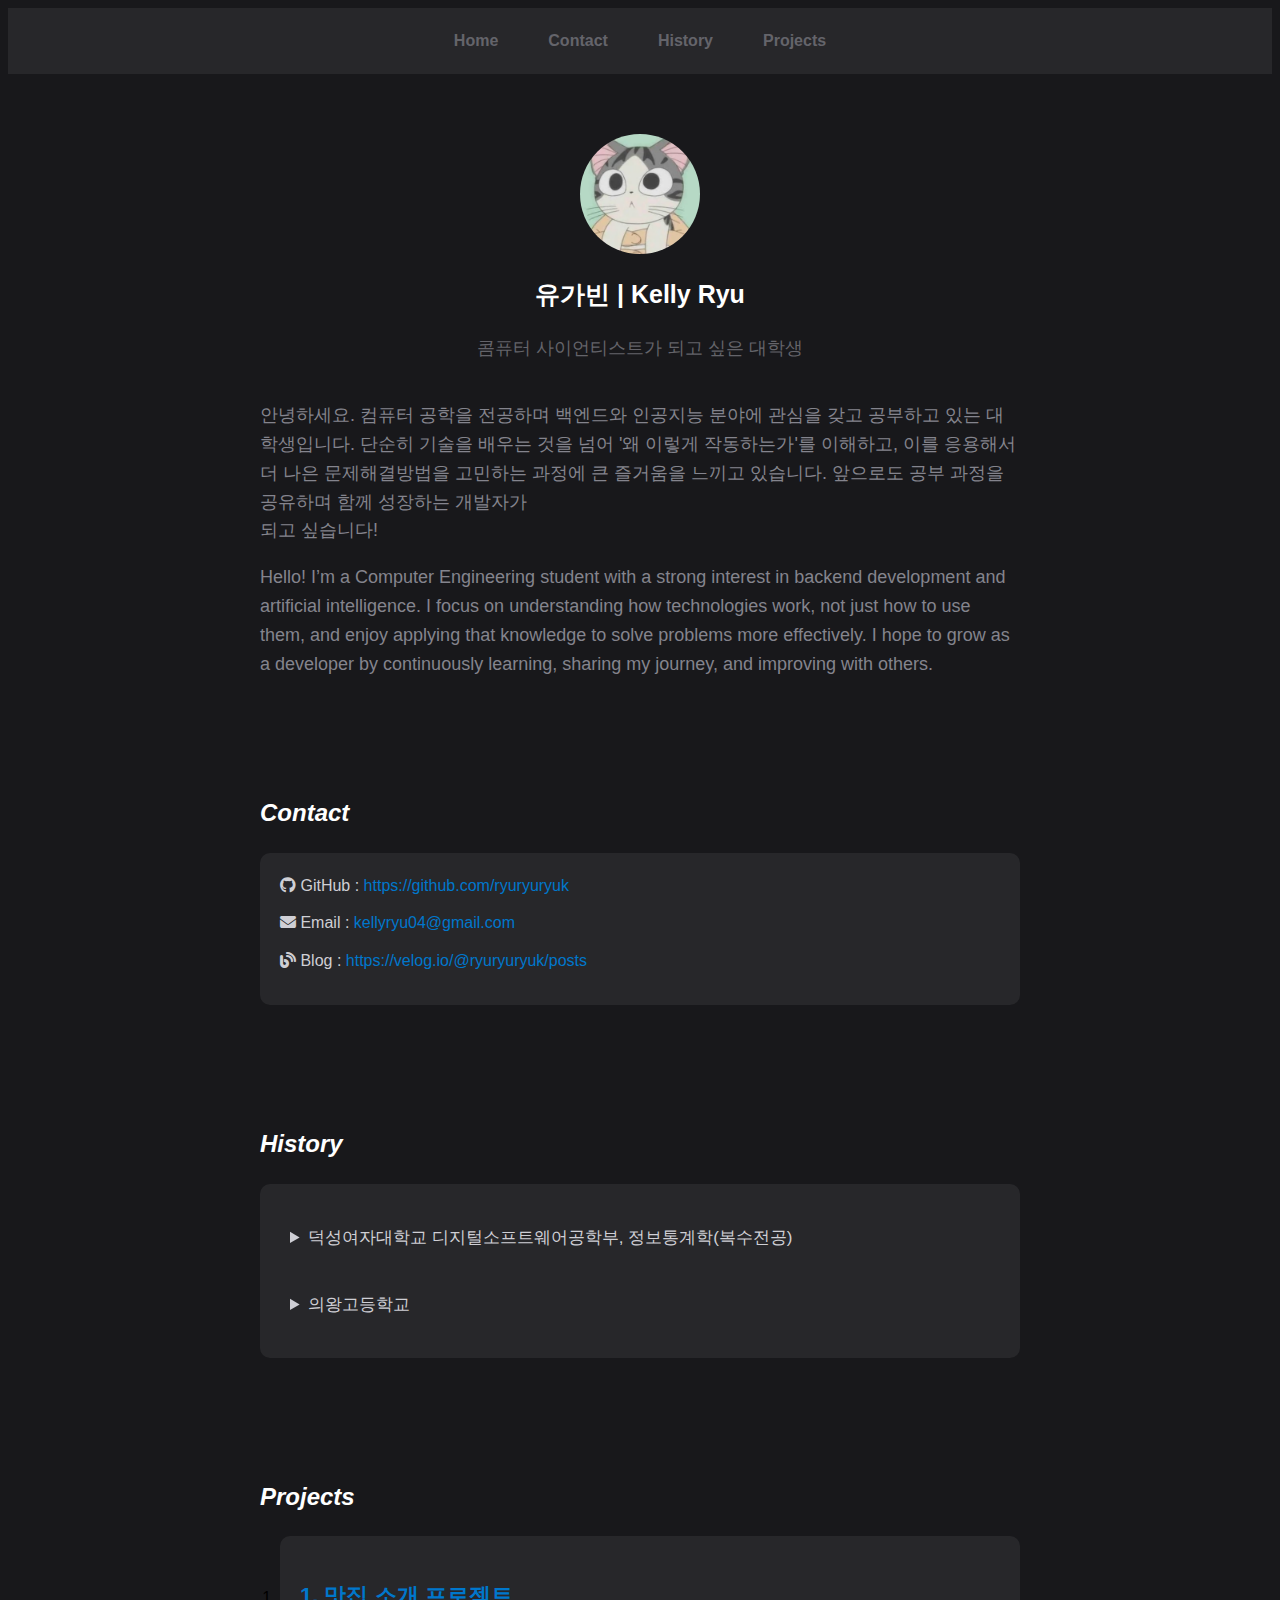
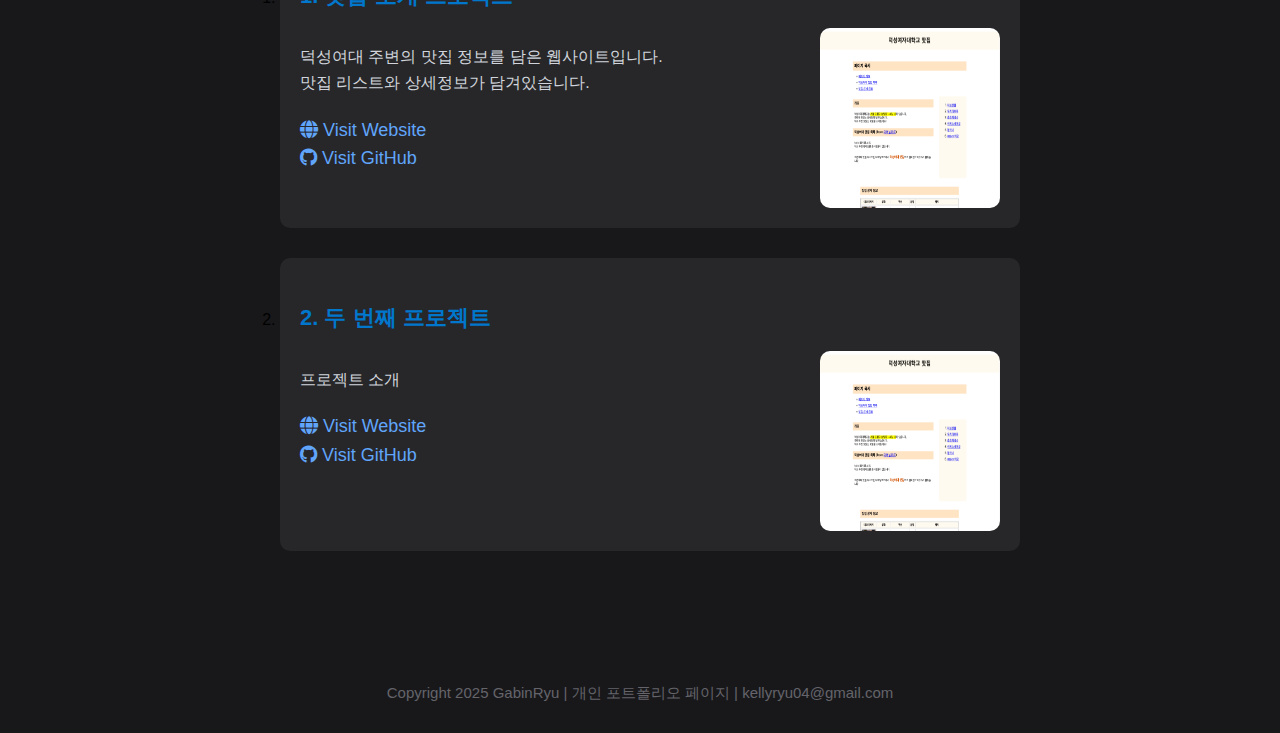
<file: index.html>
<html>
    <head>
        <meta charset="utf-8">
        <!-- 메타데이터 -->
        <meta name="description" content="포트폴리오 페이지">
        <meta name="author" content="ryuryuryuk">
        <title>portfolio of 20230690_유가빈</title>
        <link rel="stylesheet" type="text/css" href="style.css">
        <!-- 아이콘 쓰기 위해서 ! -->
        <link rel="stylesheet" href="https://cdnjs.cloudflare.com/ajax/libs/font-awesome/6.5.0/css/all.min.css">
    </head>

    <body>

        <!-- 페이지 목차 -->
        <nav>
            <div class="navBar">
            <!-- 메인화면 -->
            <div><a href="#name">Home</a></div>

            <!-- 연락처 -->
            <div><a href="#contact">Contact</a></div>
            
            <!-- 학력, 경력 -->
            <div><a href="#history">History</a></div>

            <!-- 프로젝트 -->
            <div><a href="#projects">Projects</a></div>
            </div>
        </nav>

        <header>
            <div class="profile-img" alt="프로필 이미지">
                <img src = "media/cat.png"  width="130" height="130">
            </div>
            <div class="name">
            <h2>유가빈  | Kelly Ryu</h2>
            <div>콤퓨터 사이언티스트가 되고 싶은 대학생</div>
        </div>
        </header>

        <article>
            <div class="intro">
            <p>안녕하세요. 컴퓨터 공학을 전공하며 백엔드와 인공지능 분야에 관심을 갖고 공부하고 있는 
                대학생입니다. 단순히 기술을 배우는 것을 넘어 '왜 이렇게 작동하는가'를 이해하고, 
                이를 응용해서 더 나은 문제해결방법을 고민하는 과정에 큰 즐거움을 느끼고 있습니다. 앞으로도 공부 과정을 공유하며 함께 성장하는 개발자가 <br>되고 싶습니다!</p>
            <p> Hello! I’m a Computer Engineering student with a strong interest in backend development and artificial intelligence.
                I focus on understanding how technologies work, not just how to use them, and enjoy applying that knowledge to solve problems more effectively.
                I hope to grow as a developer by continuously learning, sharing my journey, and improving with others.</p>
            </div>
        </article>

        <article id="contact">
            <h2>Contact</h2>
            <div class="contact-box">
            <div class="contact-item">
                <i class="fab fa-github"></i>
                GitHub :<a href="https://github.com/ryuryuryuk" target="_blank"> https://github.com/ryuryuryuk</a>
            </div>
            <div class="contact-item">
                <i class="fas fa-envelope"></i>
                Email : <a href="mailto:kellyryu04@gmail.com" target="_blank">kellyryu04@gmail.com</a>

            </div>
            <div class="contact-item">
                <i class="fas fa-blog"></i>
                 Blog : <a href="https://velog.io/@ryuryuryuk/posts" target="_blank">https://velog.io/@ryuryuryuk/posts</a>
            </div>
        </div>
        </article>

        <article id="history">
            <h2>History</h2>
            <div class="history-box">
            <details>
            <summary>덕성여자대학교 디지털소프트웨어공학부, 정보통계학(복수전공)</summary>
            <p>2023. 03 ~ 현재</p>
        </details>
        <details>
            <summary>의왕고등학교</summary>
            <p>2020 ~ 2022</p>
        </details>
        </div>
        </article>



<!-- 여기 div 많아서 css 수정할 때 주의!!!!
        프로젝트 항목 나열! 리스트 태그 활용함. ol li -->
        <article id="projects">
            <h2>Projects</h2>
            <ol class="project-list">
            <!-- 첫 번째 프로젝트 -->
            <li>
                <div class="project-card">
                    <h3>1. 맛집 소개 프로젝트</h3>
                    <div class="project-table">
                        <div class="table-content1">
                      <p>덕성여대 주변의 맛집 정보를 담은 웹사이트입니다. 
                        <br>맛집 리스트와 상세정보가 담겨있습니다.</p>
                      <a href="https://ryuryuryuk.github.io/duksung_diner/" target="_blank">
                        <i class="fas fa-globe"></i> Visit Website
                      </a>
                      <a href="https://github.com/ryuryuryuk/duksung_diner" target="_blank">
                        <i class="fab fa-github"></i> Visit GitHub
                      </a>
                    </div>

                    <div class="table-content2">
                      <img src="media/project01.png" alt="프로젝트1" width="180" height="180">
                    </div>

                  </div>
                </div>
              </li>
          
              <!-- 두 번째 프로젝트 -->
              <li>
                <div class="project-card">
                  <h3>2. 두 번째 프로젝트</h3>

                  <div class="project-table">
                    <div class="table-content1">
                      <p>프로젝트 소개</p>
                      <a href="" target="_blank">
                        <i class="fas fa-globe"></i> Visit Website
                      </a>
                      <a href="" target="_blank">
                        <i class="fab fa-github"></i> Visit GitHub
                      </a>
                    </div>

                    <div class="table-content2">
                      <img src="media/project01.png" alt="프로젝트2" width="180" height="180">
                    </div>

                  </div>
                </div>
              </li>
            </ol>
          </article>

        
        <!-- 내이름, 이메일, 간단한 설명 -->
        <footer>
            Copyright 2025 GabinRyu | 개인 포트폴리오 페이지 | kellyryu04@gmail.com
        </footer>

    </body>
</html>
</file>
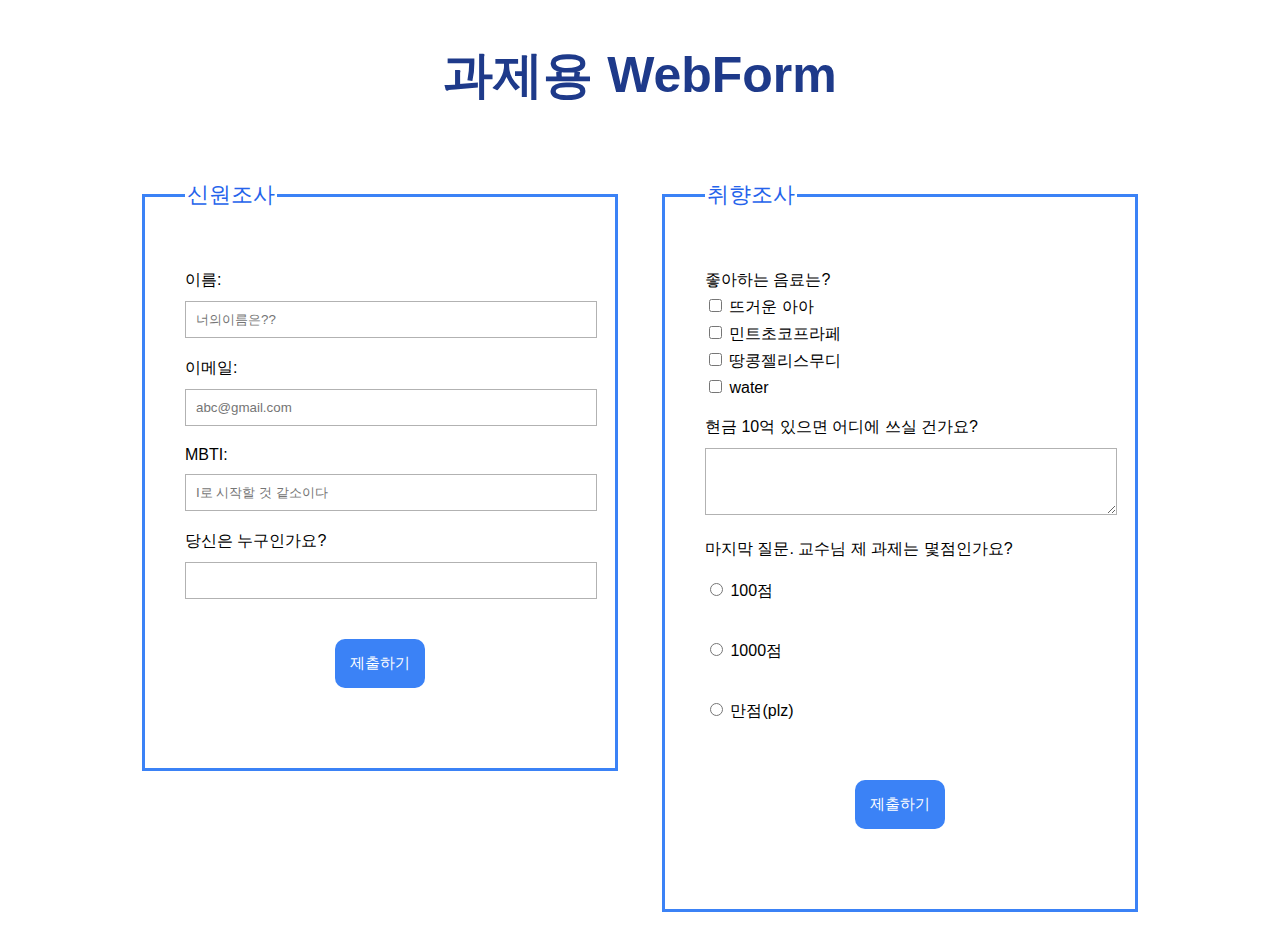
<file: form.html>
<!DOCTYPE html>
<html lang="ko">
<head>
  <meta charset="UTF-8">
  <title>WebForm_20230690_유가빈</title>

  <!-- 스크립트 부분 하... 드디어 -->
  <script>
    function submitForm(event, formId) {
      event.preventDefault();
      const form = document.getElementById(formId);

      const email = form.querySelector('[name="email"]')?.value || '';
      const name = form.querySelector('[name="name"]')?.value || '';
      const mbti = form.querySelector('[name="mbti"]')?.value || '';
      const identity = form.querySelector('[name="identity"]')?.value || '';
      const recommend = form.querySelector('[name="recommend"]')?.value || '';

      const drinks = form.querySelectorAll('[name="drink"]:checked');
      const drinklist = Array.from(drinks).map(el => el.value).join(',');

      const score = form.querySelector('[name="score"]:checked')?.value || '';

      /*여기 시트 배포용 링크넣기*/
      fetch("https://script.google.com/macros/s/AKfycbzhdDfCKw2SlkIreRZlMkwJ4RWLTDnx-uIxYpp9zcG-YgG9kBKV_7QoHheTQ0BEEG8XSQ/exec", {
        method: "POST",
        mode: "no-cors",
        headers: {
          "Content-Type": "application/x-www-form-urlencoded"
        },
        body: `email=${encodeURIComponent(email)}&name=${encodeURIComponent(name)}&mbti=${encodeURIComponent(mbti)}&identity=${encodeURIComponent(identity)}&drink=${encodeURIComponent(drinklist)}&recommend=${encodeURIComponent(recommend)}&score=${encodeURIComponent(score)}`
      }).then(() => {
        alert("제출이 완료되었습니다!");
        form.reset();
      }).catch(error => {
        alert("전송 실패: " + error.message);
      });
    }
  </script>



  <style>
    body {
      font-family: 'Segoe UI', Tahoma, sans-serif; /* 폰트 재탕 ㅋㅋ */
      background-color: #ffffff;
    }

    /*맨 위에 제목 */

    h2 {
      font-size: 50px;
      text-align: center;
      color: #1e3a8a;
    }

    .form-container {
      display: flex;
      justify-content: center;
      gap: 40px; /* fieldset 들 사이의 간격*/
      padding: 30px;
      max-width: 1000px;
      margin: auto;
    }

    form {
      width: 500px;
    }
    /* 테두리 부분 */
    fieldset {
      border: 3px solid #3b82f6;
      padding: 40px;
    }

    /* 신원조사, 취향조사 폰트 부분 */
    legend {
      font-size: 22px;
      color: #2563eb;
    }


/* 질문들 */
    label {
      display: block;
      margin-top: 20px;
    }

    input[type="text"],
    input[type="email"],
    textarea {
      width: 100%;
      padding: 10px;
      margin-top: 10px;
      border: 1px solid #b2b2b2;
    }
/* 음료 질문 체크박스들 */
    .checkbox-group label {
      margin-top: 5px;
    }
/*제출하기 버튼 */
    button {
      display: block;
      margin: 40px auto; /*auto 해야 가운데로 와요*/
      padding: 15px;
      border-radius: 10px;
      background-color: #3b82f6;
      color: white;
      border: none;
      font-size: 15px;
    }
  </style>
</head>

<body>
  <h2>과제용 WebForm</h2>

  <div class="form-container">
    <form id="webform1" onsubmit="submitForm(event, 'webform1')">

       <!-- 첫 번째 fieldset -->
      <fieldset>
        <legend>신원조사</legend>

        <label for="name">이름:</label>
        <input type="text" name="name" placeholder="너의이름은??" required>

        <label for="email">이메일:</label>
        <input type="email" name="email" placeholder="abc@gmail.com" required>

        <label for="mbti">MBTI:</label>
        <input type="text" name="mbti" placeholder="I로 시작할 것 같소이다" required>

        <label for="identity">당신은 누구인가요?</label>
        <input type="text" name="identity" list="identities">
        <datalist id="identities">
          <option value="고양이">
          <option value="일론머스크">
          <option value="외계인">
          <option value="천재 해커">
          <option value="교수님">
        </datalist>

        <button type="submit">제출하기</button>
      </fieldset>
    </form>


    <!-- 두 번째 fieldset -->
    <form id="webform2" onsubmit="submitForm(event, 'webform2')">
      <fieldset>
        <legend>취향조사</legend>

        <label>좋아하는 음료는?</label>
        <div class="checkbox-group">
          <label><input type="checkbox" name="drink" value="뜨거운 아아"> 뜨거운 아아</label>
          <label><input type="checkbox" name="drink" value="민트초코프라페"> 민트초코프라페</label>
          <label><input type="checkbox" name="drink" value="땅콩젤리스무디"> 땅콩젤리스무디</label>
          <label><input type="checkbox" name="drink" value="물"> water</label>
        </div>

        <label for="recommend">현금 10억 있으면 어디에 쓰실 건가요?</label>
        <textarea name="recommend" rows="3"></textarea>

        <label>마지막 질문. 교수님 제 과제는 몇점인가요?</label>
        <label><input type="radio" name="score" value="100"> 100점</label><br>
        <label><input type="radio" name="score" value="1000"> 1000점</label><br>
        <label><input type="radio" name="score" value="만점"> 만점(plz)</label><br>

        <button type="submit">제출하기</button>
      </fieldset>
    </form>
  </div>
</body>
</html>
</file>
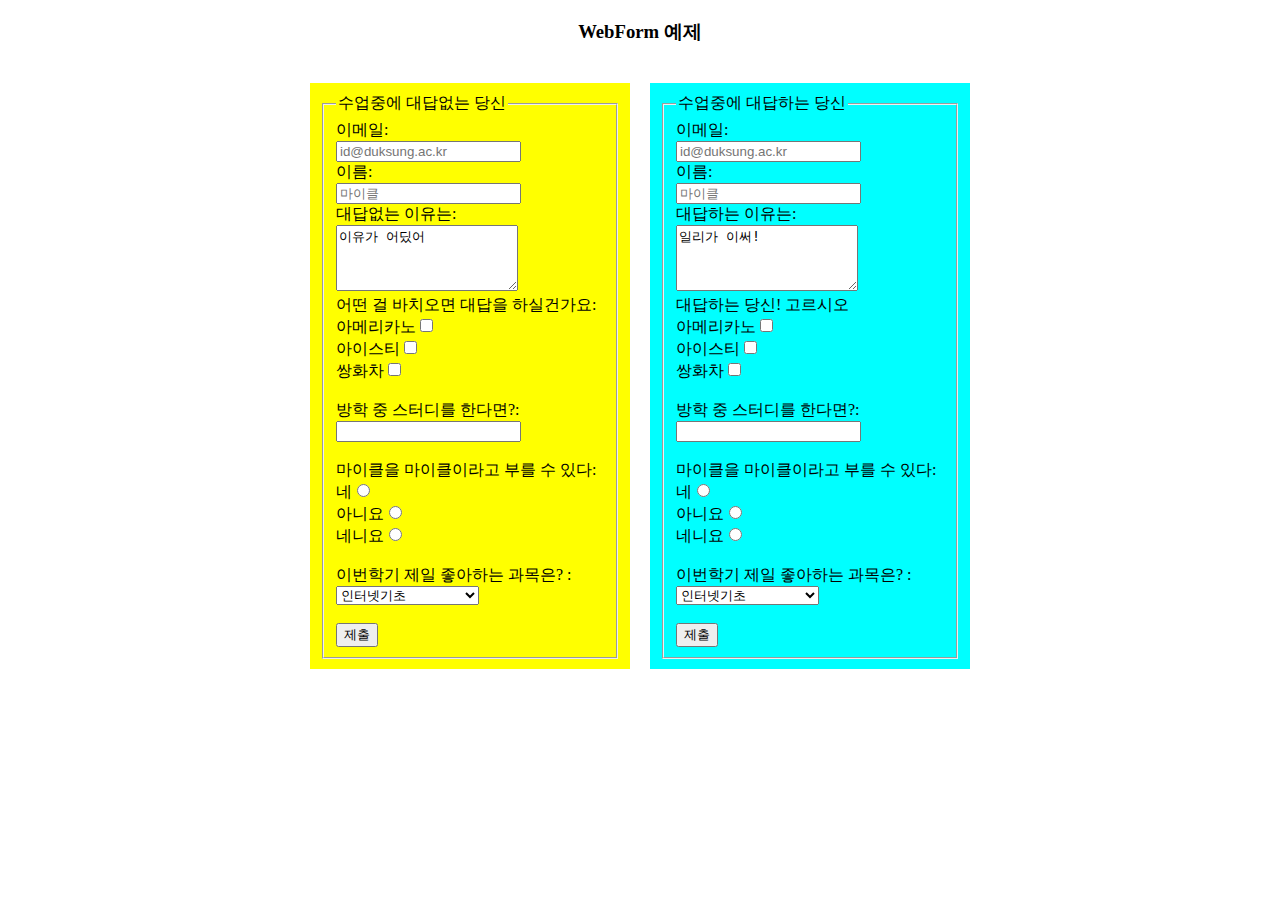
<file: form_test1.html>
<!DOCTYPE html>
<html>
    <head>
        <title>Form 테스트1</title>
        <style>
        h3 {
            text-align: center;
            }
        .container {
            display: flex;
            /* justify-content: space-around; */
            justify-content: center;
            /* text-align: center; */
            margin: 10px;
            padding: 10px;
        }
        #form1 {
            background-color: yellow;
            width: 300px;
            margin: 10px;
            padding: 10px;
        }
        #form2 {
            background-color: aqua;
            width: 300px;
            margin: 10px;
            padding: 10px;
        }
        </style>
        <script>
            function submitForm1(event) {
                event.preventDefault();

            const email = document.getElementById("form1_email_id").value;
            const name = document.getElementById("form1_name_id").value;
            const message = document.getElementById("form1_message_id").value;
            const drinklist = []
            const drink1 = document.getElementById("form1_drink_id1").checked? drinklist.push(document.getElementById("form1_drink_id1").value):"";
            const drink2 = document.getElementById("form1_drink_id2").checked?drinklist.push(document.getElementById("form1_drink_id2").value):"";
            const drink3 = document.getElementById("form1_drink_id3").checked?drinklist.push(document.getElementById("form1_drink_id3").value):"";
            const drink_final = drinklist.join(',')

            const study = document.getElementById("form1_study_id").value;

            let call_michael = '';

            if (document.getElementById("form1_michael_id1").checked) {
                call_michael = document.getElementById("form1_michael_id1").value;
            } else if (document.getElementById("form1_michael_id2").checked) {
                call_michael = document.getElementById("form1_michael_id2").value;
            } else if (document.getElementById("form1_michael_id3").checked) {
                call_michael = document.getElementById("form1_michael_id3").value;
            }

            const subject = document.getElementById("form1_subject_id").value;

            fetch("https://script.google.com/macros/s/AKfycbxXzKKHrVAX043e-4NiPKwQVNpEOEZtWA4Ce3lL5ADagTNBYlalBWKVIW5L-kRDzKClRQ/exec", {
                method: "POST",
                mode: "no-cors",
                headers: {
                    "Content-Type": "application/x-www-form-urlencoded"
                },
                body: `email=${encodeURIComponent(email)}&name=${encodeURIComponent(name)}&message=${encodeURIComponent(message)}&drink=${encodeURIComponent(drink_final)}&study=${encodeURIComponent(study)}&call_michael=${encodeURIComponent(call_michael)}&subject=${encodeURIComponent(subject)}`
            }).then(response => {
                alert("정보가 성공적으로 전송되었습니다!");
            }).catch(error => {
                alert("전송 실패: " + error.message);
            });
        }
    </script>
    <script>
        function submitForm2(event) {
        event.preventDefault();

        const email2 = document.querySelector('[name="form2_email_name"]').value;
        const name2 = document.querySelector('[name="form2_name_name"]').value;
        const message2 = document.querySelector('[name="form2_message_name"]').value;

        const drinks = document.querySelectorAll('[name="form2_drink_name"]:checked');
        const drinklist2 = Array.from(drinks).map(el => el.value);
        const drink_final2 = drinklist2.join(',');

        const study2 = document.querySelector('[name="form2_study_name"]').value;
        // optional chaining
        const call_michael2 = document.querySelector('[name="form2_michael_name"]:checked')?.value || '';
        const subject2 = document.querySelector('[name="form2_subject_name"]').value;

        fetch("https://script.google.com/macros/s/AKfycbwCnaheqXUapW0vhX9tqY7w1h5i-yu1v0l4wtkEqUSyPw5M3VBcc_8yAh0anE69dmH-kw/exec", {
            method: "POST",
            mode: "no-cors",
            headers: {
                "Content-Type": "application/x-www-form-urlencoded"
            },
            body: `email=${encodeURIComponent(email2)}&name=${encodeURIComponent(name2)}&message=${encodeURIComponent(message2)}&drink=${encodeURIComponent(drink_final2)}&study=${encodeURIComponent(study2)}&call_michael=${encodeURIComponent(call_michael2)}&subject=${encodeURIComponent(subject2)}`
            }).then(response => {
            alert("정보가 성공적으로 전송되었습니다!");
            }).catch(error => {
            alert("전송 실패: " + error.message);
            });
        }
        </script>
        <script>
        function submitForm2_2(event) {
            event.preventDefault();
            const form2 = document.forms["form2_name"]
            // const form2 = document.forms[1];
            // const form2 = document.forms.form2_name;
            // const form2 = documentgetElementById("form2_id");.
        
            const email2 = form2.form2_email_name.value;
            // const email2 = form2.elements["form2_email_name"].value;
            const name2 = form2.form2_name_name.value;
            const message2 = form2.form2_message_name.value;

            const drink_final2 = Array.from(form2.form2_drink_name).filter(el=> el.checked).map(el=>el.value).join(',');        
            const study2 = form2.form2_study_name.value;
            const call_michael2 = form2.form2_michael_name?.value || '';
            const subject2 = form2.form2_subject_name.value;
        
            fetch("https://script.google.com/macros/s/AKfycbwCnaheqXUapW0vhX9tqY7w1h5i-yu1v0l4wtkEqUSyPw5M3VBcc_8yAh0anE69dmH-kw/exec", {
                    method: "POST",
                    mode: "no-cors",
                    headers: {
                        "Content-Type": "application/x-www-form-urlencoded"
                    },
                    body: `email=${encodeURIComponent(email2)}&name=${encodeURIComponent(name2)}&message=${encodeURIComponent(message2)}&drink=${encodeURIComponent(drink_final2)}&study=${encodeURIComponent(study2)}&call_michael=${encodeURIComponent(call_michael2)}&subject=${encodeURIComponent(subject2)}`
                }).then(response => {
                    alert("정보가 성공적으로 전송되었습니다!");
                }).catch(error => {
                    alert("전송 실패: " + error.message);
                });
            }
        </script>

    </head>

    <h3>WebForm 예제</h3>
    <div class="container">
        <div id="form1">
        <form id="form1_id" name="form1_name" action="https://script.google.com/macros/s/AKfycbwm0hIrQYjsCBIeeTdM059pfk6QeggtDQDrRxcrNJIZ9tR_lRzsKbqOcertoS9gv-Vb/exec" method="POST" onsubmit="submitForm1(event)">
        <fieldset>
            <legend>수업중에 대답없는 당신</legend>
            <label for="email">이메일:<br>
                <input type="email" id="form1_email_id" name="form1_email_name" placeholder="id@duksung.ac.kr" required>
            </label><br>
          
            <label>이름:<br>
                <input type="text" id="form1_name_id" name="form1_name_name" placeholder="마이클" required>
            </label><br>

            <label>대답없는 이유는:<br>
                <textarea rows=4 id="form1_message_id" name="form1_message_name" required>이유가 어딨어</textarea>
            </label><br>
          
            어떤 걸 바치오면 대답을 하실건가요:<br>
            <label>아메리카노<input type="checkbox" name="form1_drink_name" id="form1_drink_id1" value="아메리카노"></label><br>
            <label>아이스티<input type="checkbox" name="form1_drink_name" id="form1_drink_id2" value="아이스티"></label><br>
            <label>쌍화차<input type="checkbox" name="form1_drink_name" id="form1_drink_id3" value="쌍화차"></label><br>
            <br>

            방학 중 스터디를 한다면?: <br>
            <input type="text" id = "form1_study_id" name="form1_study_name" list="studies"><br>
            <datalist id="studies">
                <option value="프론트엔드">
                <option value="백엔드">
                <option value="거대언어모델(LLM)">
            </datalist>
            <br>

            마이클을 마이클이라고 부를 수 있다:<br>
            <label>네<input type="radio" name="form1_michael_name" id="form1_michael_id1" value="네"></label><br>
            <label>아니요<input type="radio" name="form1_michael_name"  id="form1_michael_id2" value="아니요"></label><br>
            <label>네니요<input type="radio" name="form1_michael_name"  id="form1_michael_id3" value="네니요"></label><br>
            <br>

            이번학기 제일 좋아하는 과목은? : <br>
            <select name="form1_subject_name" id="form1_subject_id">
                <option value="인터넷기초">인터넷기초</option>
                <option value="인터넷기초[04]">인터넷기초[04]</option>
                <option value="마이클의 인터넷기초">마이클의 인터넷기초</option>
            </select><br><br>
            <button type="submit">제출</button>
        </fieldset>
      </form>
    </div>
    
    <div id="form2">
      <form id="form2_id" name="form2_name" onsubmit="submitForm2(event)">
        <fieldset>
          <legend>수업중에 대답하는 당신</legend>
          <label for="email">이메일:<br>
            <input type="email" id="form2_email_id" name="form2_email_name" placeholder="id@duksung.ac.kr" required>
          </label><br>
          
          <label>이름:<br>
            <input type="text" id="form2_name_id" name="form2_name_name" placeholder="마이클" required>
          </label><br>

          <label>대답하는 이유는:<br>
            <textarea rows=4 id="form2_message_id" name="form2_message_name" required>일리가 이써!</textarea>
          </label><br>
          
          대답하는 당신! 고르시오<br>
          <label>아메리카노<input type="checkbox" name="form2_drink_name" id="form2_drink_id1" value="아메리카노"></label><br>
          <label>아이스티<input type="checkbox" name="form2_drink_name" id="form2_drink_id2" value="아이스티"></label><br>
          <label>쌍화차<input type="checkbox" name="form2_drink_name" id="form2_drink_id3" value="쌍화차"></label><br>
          <br>

          방학 중 스터디를 한다면?: <br>
          <input type="text" id = "form2_study_id" name="form2_study_name" list="studies"><br>
          <datalist id="studies">
              <option value="프론트엔드">
              <option value="백엔드">
              <option value="거대언어모델(LLM)">
          </datalist>
          <br>

          마이클을 마이클이라고 부를 수 있다:<br>
          <label>네<input type="radio" name="form2_michael_name" id="form2_michael_id1" value="네"></label><br>
          <label>아니요<input type="radio" name="form2_michael_name"  id="form2_michael_id2" value="아니요"></label><br>
          <label>네니요<input type="radio" name="form2_michael_name"  id="form2_michael_id3" value="네니요"></label><br>
          <br>

          이번학기 제일 좋아하는 과목은? : <br>
          <select name="form2_subject_name" id="form2_subject_id">
              <option value="인터넷기초">인터넷기초</option>
              <option value="인터넷기초[04]">인터넷기초[04]</option>
              <option value="마이클의 인터넷기초">마이클의 인터넷기초</option>
          </select><br><br>
          <button type="submit">제출</button>
        </fieldset>
      </form>
    </div>
  </div>
</html>
</file>
<file: style.css>
/* 전체 기본 스타일 */
* {
    
    box-sizing: border-box;
    font-family: 'Segoe UI', Tahoma, sans-serif;
}
  
body {
    background-color: #18181b;
    line-height: 1.6; /* 줄간격 1.6 */
}
  
/* nav바 위로 올리고 배경보다 살짞 밝은 컬러로*/
nav .navBar {
    display: flex;
    justify-content: center;
    gap: 50px; /* 목차들 사이 거리 */
    padding: 20px;
    background-color: #27272a;
    top: 0;
}
  
nav a {
    text-decoration: none;
    font-weight: 600;
    color:#64646a;
    transition: color 0.3s ease;
}

  /* 목차에 마우스 올리면 파란색으로 글씨색 변함 */
nav a:hover {
    color:#0077cc;
}

  /* 헤더 - 프로필 영역 */
header {
    text-align: center;
    margin-top: 40px;
}

header h2{
    color:#ffffff;
}

  /* 고양이 사진 이미지 */
.profile-img img {
    width: 120px;
    height: 120px;
    border-radius: 50%;
    margin-top: 20px;
}

  /* 이름 폰트 */
.name h2 {
    margin-top: 20px;
    font-size: 25px;
}

.name div {
    color: #64646a; /* 콤퓨터 사이언티스트가 되고 싶은 대학생*/
    font-size: 18px;
    margin-top: 5px;
}

  /* 자기소개 */
.intro {
    max-width: 800px;
    margin: auto; /* 이거 안 쓰면 왼쪽으로 쏠려요;; */
    padding: 20px;
    border-radius: 8px;
}

  /* 소개글 문단 */
.intro p {
    margin-bottom: 16px;
    font-size: 18px;
    color: #84848d;
}


#contact, #history {
    max-width: 800px;
    margin: 40px auto;
    padding: 20px;
}

  /* 목차 : Cotact, History 폰트 */
#contact h2, #history h2 {
    font-size: 24px;
    margin-bottom: 20px;
    color:#ffffff;
    font-style: italic;
}

.contact-box{
    background-color:#27272a;
    border-radius: 10px;
    margin-bottom: 20px;
    padding: 20px;
}
.contact-item {
    margin-bottom: 12px;
    color:  #cfcfd5;
}

.contact-item a {
    color: #0077cc;
    text-decoration: none; /* 링크 아래 밑줄 안 보이게*/
}

/* 연락처 링크 부분 가만히 있을 때 밑줄 없애기 */
.contact-item a:hover {
    text-decoration: underline;
}

.history-box{
    background-color:#27272a;
    border-radius: 10px;
    margin-bottom: 20px;
    padding: 20px;
    color:  #cfcfd5;
    
}

  /* History 부분 화살표 옆 */
details summary {
    font-size: 17px;
    margin-bottom: 10px;
    margin-top:10px;
    padding:10px;
}


/* 프로젝트 */
#projects {
    max-width: 800px;
    margin: 40px auto;
    padding: 20px;
}


/* 목차 : 프로젝트 */
#projects h2{
    color: #ffffff;
    font-style: italic;
}

.project-list {
    padding-left: 20px;
}

  /* 프로젝트 카드들 사이 간격 */
.project-list li {
    margin-bottom: 30px;
}

.project-card {
    background-color: #27272a;
    border-radius: 10px;
    padding: 20px;
}

  /* 프로젝트 제목 폰트 스타일 */
.project-card h3 {
    margin-bottom: 15px;
    font-size: 22px;
    color:#0077cc;
}

.project-table {
    display: flex;
    gap: 20px;
    flex-wrap: wrap;
}

.table-content1 {
    flex: 1; /* 이거 없으면 프로젝트 이미지가 왼쪽으로 와서 정렬이 안 됩니다..*/
    min-width: 250px;
}

  /* 프로젝트 간단 소개글 */
.table-content1 p {
    margin-bottom: 20px;
    color: #d1d5db;
}


  /* 프로젝트 구현된 링크, 깃허브 링크 */
.table-content1 a {
    display: block;
    color: #60a5fa;
    text-decoration: none;
    font-size: large;
}

  /* 링크에 마우스 올리면 밑줄 생기기 */
.table-content1 a:hover {
    text-decoration: underline;
}

.table-content2 img {
    border-radius: 10px; /* 프로젝트 이미지 모서리부분 둥글게 */
    width: 180px;
    height: 180px;
}

  /* Footer */
footer {
    background:#18181b;
    text-align: center;
    padding: 20px;
    font-size: 15px;
    margin-top: 60px;
    color: #64646a;
}
</file>
